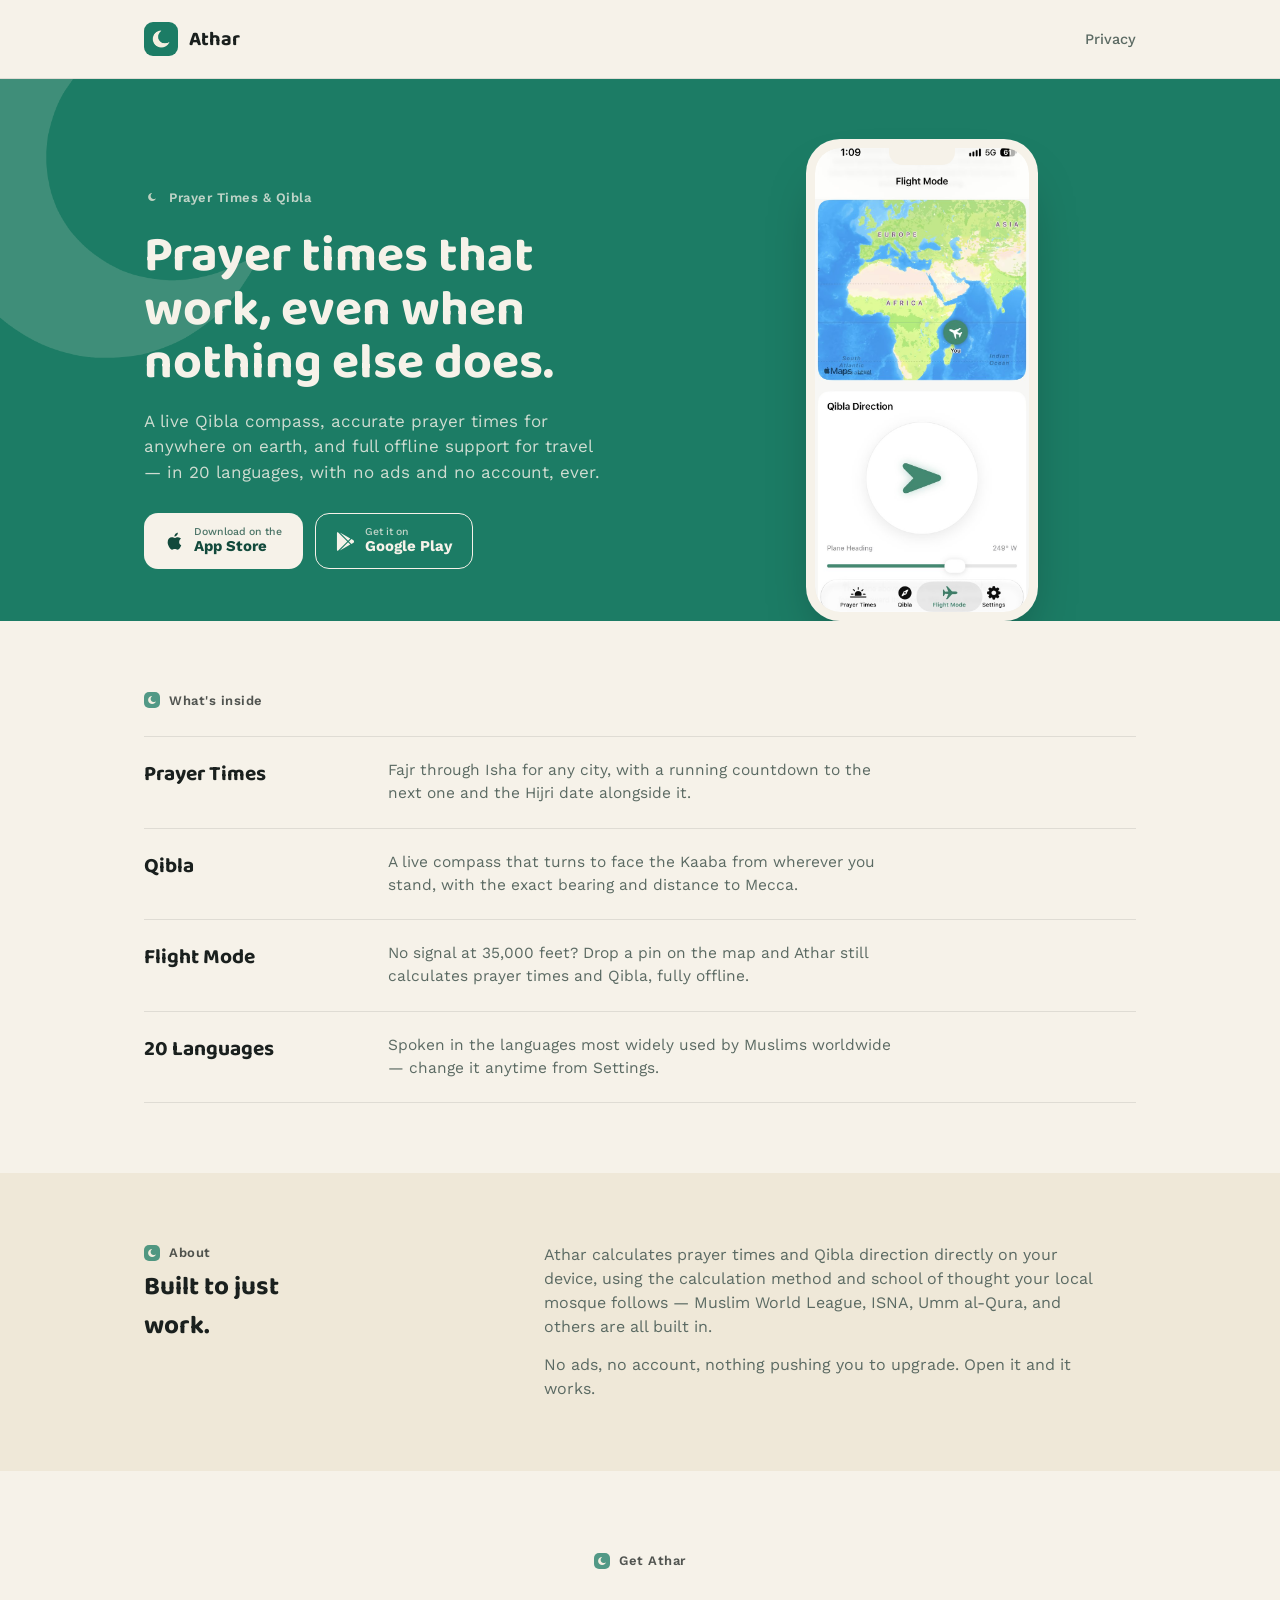
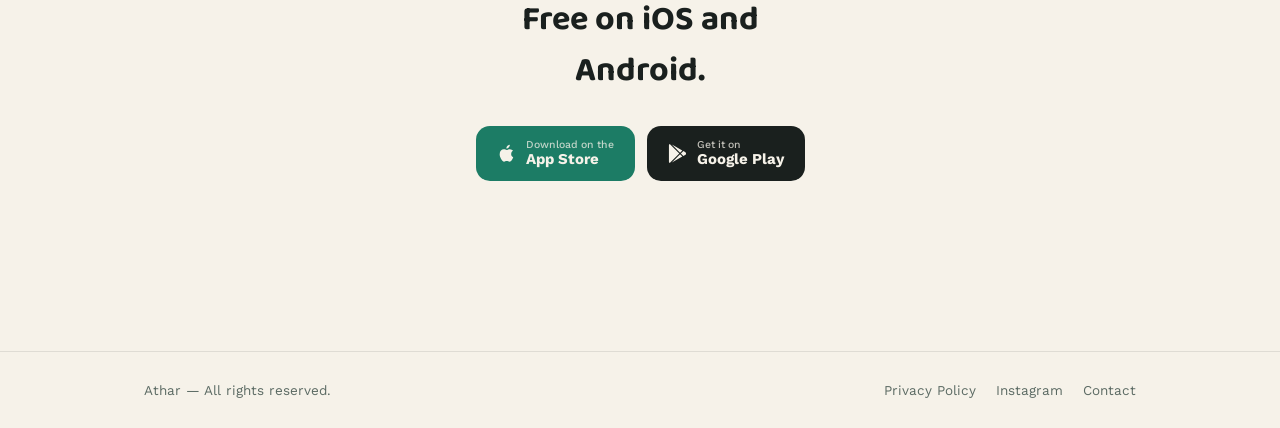
<file: index.html>
<!doctype html>
<html lang="en">
<head>
<meta charset="utf-8">
<title>Athar — Prayer Times & Qibla</title>
<meta name="description" content="Accurate prayer times, a live Qibla compass, and full offline support for travel. No ads, no account, ever.">
<meta name="viewport" content="width=device-width, initial-scale=1, viewport-fit=cover">
<link rel="icon" type="image/png" href="assets/favicon.png">
<link rel="apple-touch-icon" href="assets/icon-512.png">
<link rel="stylesheet" href="assets/style.css">
<style>
  .hero-band {
    background: var(--green);
    color: var(--on-green);
    overflow: hidden;
    position: relative;
  }
  .hero-band .wrap {
    position: relative;
    padding-block: 60px 0;
    display: grid;
    grid-template-columns: 1.1fr 0.9fr;
    gap: 40px;
    align-items: end;
  }
  .hero-band .label { color: var(--on-green); }
  .hero-band h1 {
    color: var(--on-green);
    font-size: clamp(32px, 4.4vw, 50px);
    line-height: 1.07;
    margin-top: 18px;
    max-width: 14ch;
  }
  .hero-band p.lede {
    font-size: 17px;
    color: var(--on-green);
    opacity: 0.82;
    max-width: 42ch;
    margin: 18px 0 28px;
  }
  .hero-band .btn-row { margin-bottom: 52px; }
  .hero-band .store-btn.primary { background: var(--on-green); color: var(--green-deep); }

  .hero-crescent-big {
    position: absolute;
    width: 640px;
    height: 640px;
    border-radius: 50%;
    opacity: 0.16;
    left: -220px;
    top: -200px;
    pointer-events: none;
  }

  .hero-art { display: flex; justify-content: center; }
  .phone {
    position: relative;
    width: 232px;
    border-radius: 34px;
    background: var(--cream);
    padding: 9px;
    box-shadow: 0 30px 60px -25px rgba(0,0,0,0.45);
  }
  .phone::before {
    content: '';
    position: absolute;
    top: 9px; left: 50%;
    transform: translateX(-50%);
    width: 66px; height: 17px;
    background: var(--cream);
    border-radius: 0 0 13px 13px;
    z-index: 2;
  }
  .phone .screen {
    position: relative;
    border-radius: 25px;
    overflow: hidden;
    aspect-ratio: 9 / 19.5;
    background: var(--cream-deep);
  }
  .phone .screen img {
    position: absolute;
    top: -3%; left: 0;
    width: 100%; height: 106%;
    object-fit: cover;
  }

  /* ---------- Feature row (no cards, no borders -- a flowing list) ---------- */
  .features {
    padding-block: 70px;
  }
  .features .label { margin-bottom: 26px; }
  .feature-list {
    list-style: none;
    margin: 0; padding: 0;
    display: flex;
    flex-direction: column;
  }
  .feature-list li {
    display: grid;
    grid-template-columns: 220px 1fr;
    gap: 24px;
    padding-block: 22px;
    border-top: 1px solid var(--line);
  }
  .feature-list li:last-child { border-bottom: 1px solid var(--line); }
  .feature-list h3 {
    font-size: 21px;
  }
  .feature-list p {
    margin: 0;
    font-size: 15.5px;
    color: var(--ink-soft);
    max-width: 52ch;
    align-self: center;
  }

  /* ---------- About -- a contained, properly centered two-column block ---------- */
  .about-band {
    background: var(--cream-deep);
    padding-block: 70px;
  }
  .about-grid {
    display: grid;
    grid-template-columns: 0.75fr 1.25fr;
    gap: 44px;
  }
  .about-grid h2 {
    font-size: 26px;
    max-width: 11ch;
  }
  .about-grid .copy p {
    font-size: 16px;
    color: var(--ink-soft);
    max-width: 56ch;
    margin: 0;
  }
  .about-grid .copy p + p { margin-top: 14px; }

  /* ---------- Closing CTA -- plain, not a second green block ---------- */
  .closing {
    padding-block: 80px;
    text-align: center;
  }
  .closing h2 {
    font-size: clamp(26px, 3.4vw, 34px);
    max-width: 18ch;
    margin: 18px auto 30px;
  }
  .closing .btn-row { justify-content: center; }
  .closing .label { justify-content: center; }

  @media (max-width: 860px) {
    .hero-band .wrap { grid-template-columns: 1fr; padding-block: 44px 0; }
    .hero-art { order: -1; }
    .hero-crescent-big { display: none; }
    .feature-list li { grid-template-columns: 1fr; gap: 6px; }
    .about-grid { grid-template-columns: 1fr; }
  }
</style>
</head>
<body>

<header class="site-header">
  <div class="wrap">
    <a class="brand" href="index.html">
      <img src="assets/icon.png" alt="">
      <span>Athar</span>
    </a>
    <nav>
      <a href="privacy.html">Privacy</a>
    </nav>
  </div>
</header>

<section class="hero-band">
  <img class="hero-crescent-big" src="assets/icon.png" alt="" aria-hidden="true">
  <div class="wrap">
    <div>
      <span class="label">
        <img class="label-icon" src="assets/icon.png" alt="">
        Prayer Times &amp; Qibla
      </span>
      <h1>Prayer times that work, even when nothing else does.</h1>
      <p class="lede">A live Qibla compass, accurate prayer times for anywhere on earth, and full offline support for travel — in 20 languages, with no ads and no account, ever.</p>
      <div class="btn-row">
        <a class="store-btn primary" href="https://apps.apple.com/app/athar-prayer-times-qibla/id6814040263">
          <svg viewBox="0 0 384 512" fill="currentColor"><path d="M318.7 268.7c-.2-36.7 16.4-64.4 50-84.8-18.8-26.9-47.2-41.7-84.7-44.6-35.5-2.8-74.3 20.7-88.5 20.7-15 0-49.4-19.7-76.4-19.7C63.3 141 8 184.8 8 273.5c0 25.5 4.7 51.9 14 79.1 12.4 36.7 57.2 126.7 103.9 125.2 24.5-.6 41.8-17.4 73.7-17.4 31 0 47 17.4 74.3 17.4 47.1-.7 87.6-82.9 99.4-119.7-63.2-29.8-54.6-87.3-54.6-89.4zM256.8 88.7c26.6-31.6 24.2-60.4 23.4-70.7-23.5 1.4-50.7 16.1-66.4 34.2-17.3 19.4-27.5 43.4-25.3 70.1 25.2 2 48.1-10.5 68.3-33.6z"/></svg>
          <span class="labels"><small>Download on the</small><strong>App Store</strong></span>
        </a>
        <a class="store-btn outline" href="https://play.google.com/store/apps/details?id=com.naderyoussef.athar">
          <svg viewBox="0 0 512 512" fill="currentColor"><path d="M325.3 234.3L104.6 13l280.8 161.2-60.1 60.1zM47 0C34 6.8 25.3 19.2 25.3 35.3v441.3c0 16.1 8.7 28.5 21.7 35.3l256.6-256L47 0zm425.2 225.6l-58.9-34.1-65.7 64.5 65.7 64.5 60-34.1c17.8-11.1 17.8-45.7-1.1-56.8zM104.6 499l280.8-161.2-60.1-60.1L104.6 499z"/></svg>
          <span class="labels"><small>Get it on</small><strong>Google Play</strong></span>
        </a>
      </div>
    </div>
    <div class="hero-art">
      <div class="phone">
        <div class="screen">
          <img src="assets/flight-mode.jpg" alt="Athar's Flight Mode screen, showing an offline map and live Qibla direction">
        </div>
      </div>
    </div>
  </div>
</section>

<section class="features">
  <div class="wrap">
    <span class="label">
      <img class="label-icon" src="assets/icon.png" alt="">
      What's inside
    </span>
    <ul class="feature-list">
      <li>
        <h3>Prayer Times</h3>
        <p>Fajr through Isha for any city, with a running countdown to the next one and the Hijri date alongside it.</p>
      </li>
      <li>
        <h3>Qibla</h3>
        <p>A live compass that turns to face the Kaaba from wherever you stand, with the exact bearing and distance to Mecca.</p>
      </li>
      <li>
        <h3>Flight Mode</h3>
        <p>No signal at 35,000 feet? Drop a pin on the map and Athar still calculates prayer times and Qibla, fully offline.</p>
      </li>
      <li>
        <h3>20 Languages</h3>
        <p>Spoken in the languages most widely used by Muslims worldwide — change it anytime from Settings.</p>
      </li>
    </ul>
  </div>
</section>

<section class="about-band">
  <div class="wrap about-grid">
    <div>
      <span class="label">
        <img class="label-icon" src="assets/icon.png" alt="">
        About
      </span>
      <h2>Built to just work.</h2>
    </div>
    <div class="copy">
      <p>Athar calculates prayer times and Qibla direction directly on your device, using the calculation method and school of thought your local mosque follows — Muslim World League, ISNA, Umm al-Qura, and others are all built in.</p>
      <p>No ads, no account, nothing pushing you to upgrade. Open it and it works.</p>
    </div>
  </div>
</section>

<section class="closing">
  <div class="wrap">
    <span class="label">
      <img class="label-icon" src="assets/icon.png" alt="">
      Get Athar
    </span>
    <h2>Free on iOS and Android.</h2>
    <div class="btn-row">
      <a class="store-btn primary" href="https://apps.apple.com/app/athar-prayer-times-qibla/id6814040263">
        <svg viewBox="0 0 384 512" fill="currentColor"><path d="M318.7 268.7c-.2-36.7 16.4-64.4 50-84.8-18.8-26.9-47.2-41.7-84.7-44.6-35.5-2.8-74.3 20.7-88.5 20.7-15 0-49.4-19.7-76.4-19.7C63.3 141 8 184.8 8 273.5c0 25.5 4.7 51.9 14 79.1 12.4 36.7 57.2 126.7 103.9 125.2 24.5-.6 41.8-17.4 73.7-17.4 31 0 47 17.4 74.3 17.4 47.1-.7 87.6-82.9 99.4-119.7-63.2-29.8-54.6-87.3-54.6-89.4zM256.8 88.7c26.6-31.6 24.2-60.4 23.4-70.7-23.5 1.4-50.7 16.1-66.4 34.2-17.3 19.4-27.5 43.4-25.3 70.1 25.2 2 48.1-10.5 68.3-33.6z"/></svg>
        <span class="labels"><small>Download on the</small><strong>App Store</strong></span>
      </a>
      <a class="store-btn" href="https://play.google.com/store/apps/details?id=com.naderyoussef.athar">
        <svg viewBox="0 0 512 512" fill="currentColor"><path d="M325.3 234.3L104.6 13l280.8 161.2-60.1 60.1zM47 0C34 6.8 25.3 19.2 25.3 35.3v441.3c0 16.1 8.7 28.5 21.7 35.3l256.6-256L47 0zm425.2 225.6l-58.9-34.1-65.7 64.5 65.7 64.5 60-34.1c17.8-11.1 17.8-45.7-1.1-56.8zM104.6 499l280.8-161.2-60.1-60.1L104.6 499z"/></svg>
        <span class="labels"><small>Get it on</small><strong>Google Play</strong></span>
      </a>
    </div>
  </div>
</section>

<footer class="site-footer">
  <div class="wrap">
    <span>Athar — All rights reserved.</span>
    <div class="footer-links">
      <a href="privacy.html">Privacy Policy</a>
      <a href="https://instagram.com/theatharapp" target="_blank" rel="noopener">Instagram</a>
      <a href="mailto:info@theatharapp.com">Contact</a>
    </div>
  </div>
</footer>

</body>
</html>
</file>
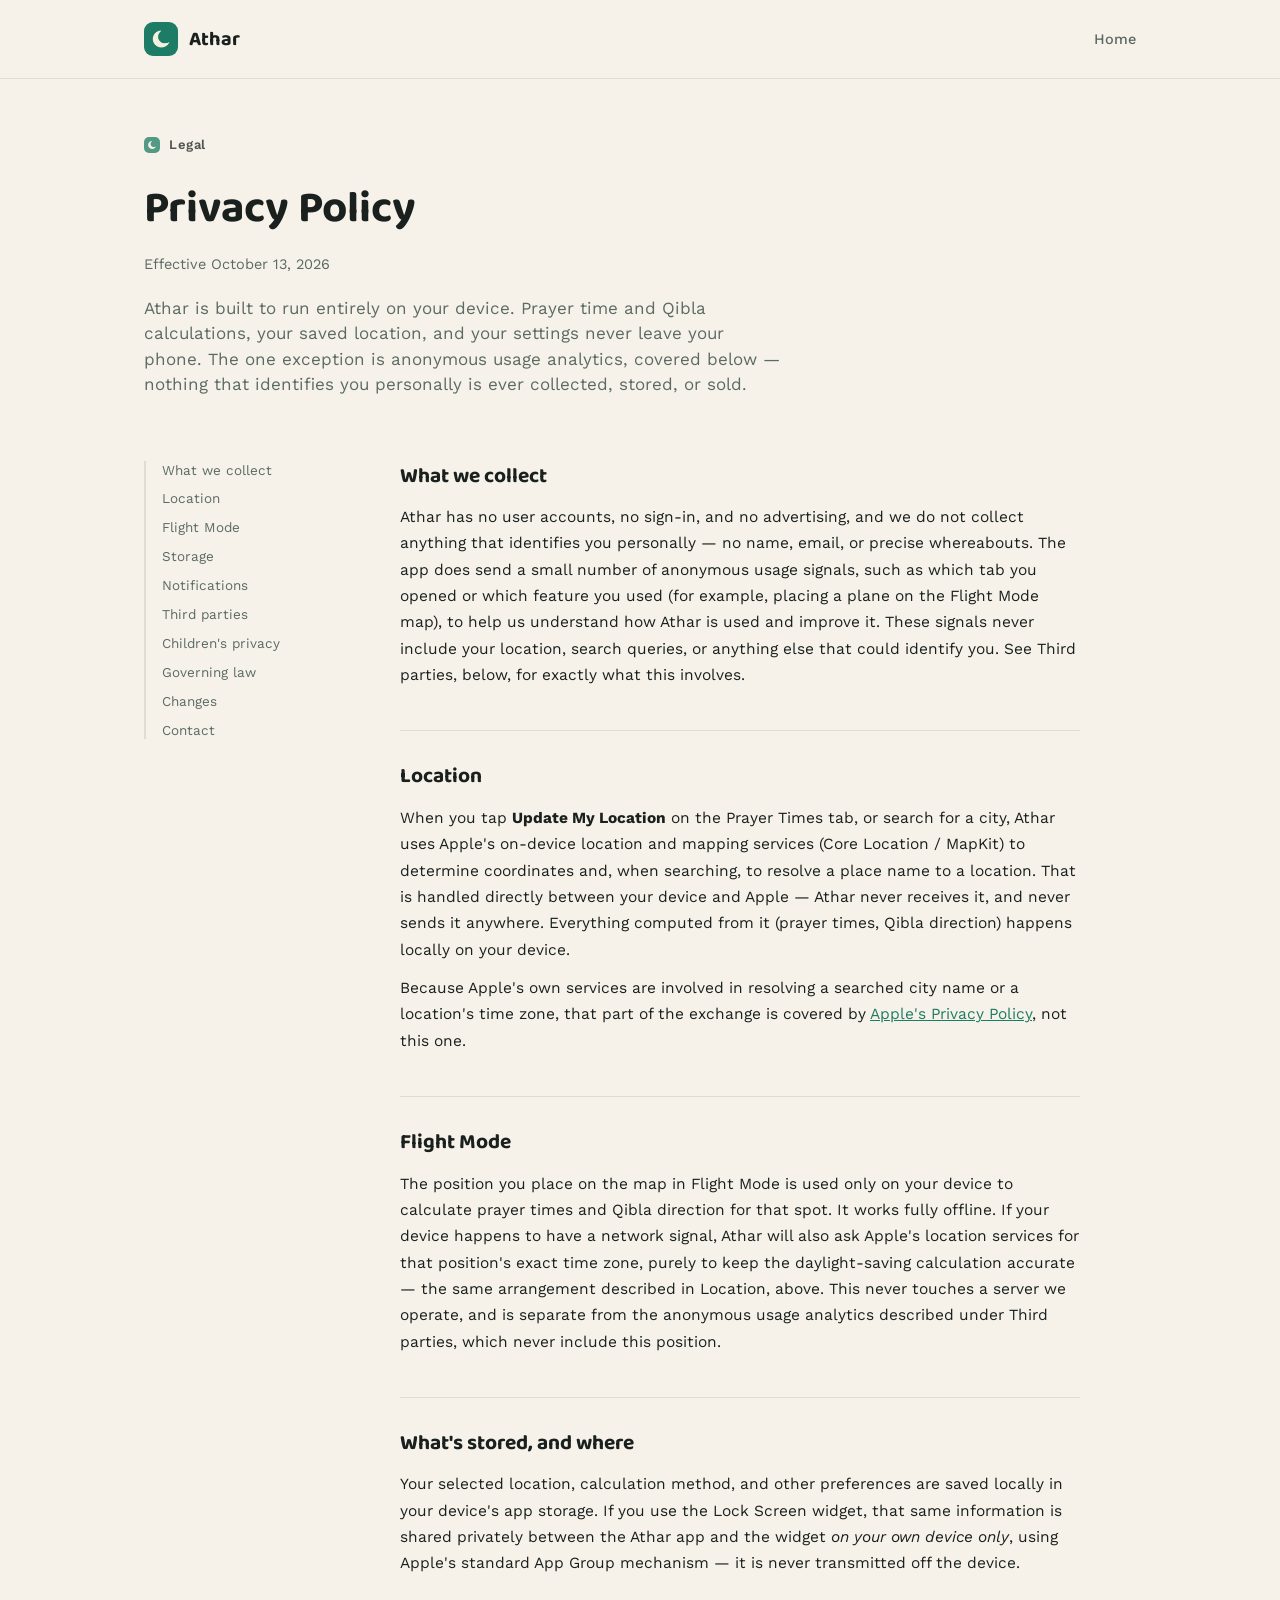
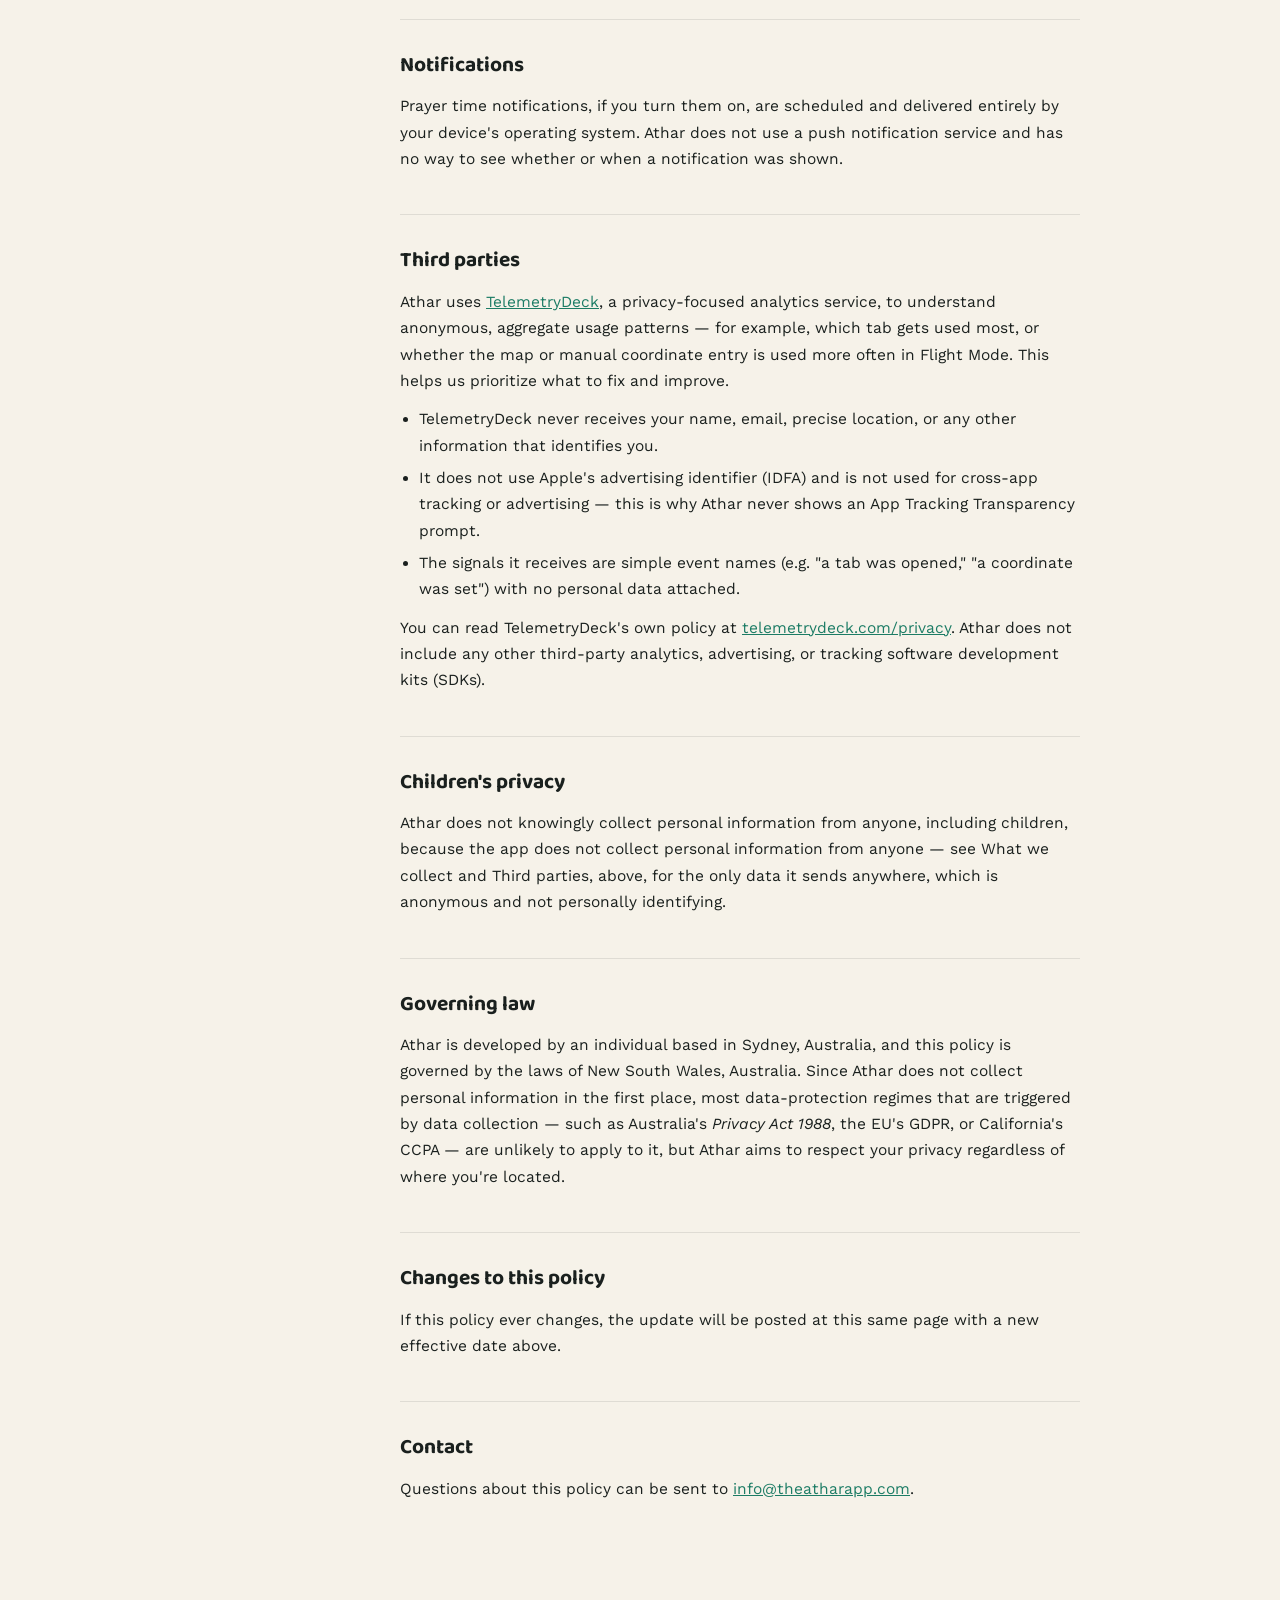
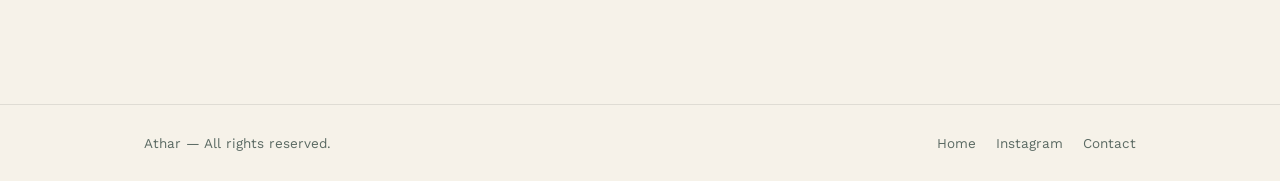
<file: privacy.html>
<!doctype html>
<html lang="en">
<head>
<meta charset="utf-8">
<title>Privacy Policy — Athar</title>
<meta name="viewport" content="width=device-width, initial-scale=1, viewport-fit=cover">
<link rel="icon" type="image/png" href="assets/favicon.png">
<link rel="apple-touch-icon" href="assets/icon-512.png">
<link rel="stylesheet" href="assets/style.css">
<style>
  .policy-head {
    padding-block: 56px 36px;
  }
  .policy-head h1 {
    font-size: clamp(30px, 4vw, 44px);
    margin-top: 16px;
    max-width: 16ch;
  }
  .policy-head .updated {
    color: var(--ink-soft);
    font-size: 14.5px;
    margin-top: 12px;
  }
  .policy-head .lede {
    font-size: 17px;
    color: var(--ink-soft);
    max-width: 58ch;
    margin-top: 20px;
  }

  .policy-layout {
    display: grid;
    grid-template-columns: 200px 1fr;
    gap: 56px;
    padding-block: 10px 70px;
    align-items: start;
  }

  .toc {
    position: sticky;
    top: 28px;
    display: flex;
    flex-direction: column;
    gap: 10px;
    border-left: 2px solid var(--line);
    padding-left: 16px;
  }
  .toc a {
    color: var(--ink-soft);
    text-decoration: none;
    font-size: 13.5px;
    line-height: 1.4;
  }
  .toc a:hover { color: var(--green); }

  .policy-body { max-width: 68ch; }
  .policy-section { padding-block: 30px; border-top: 1px solid var(--line); scroll-margin-top: 24px; }
  .policy-section:first-child { border-top: none; padding-top: 0; }
  .policy-section h2 {
    font-size: 21px;
    margin-bottom: 12px;
  }
  .policy-section p {
    font-size: 15.5px;
    line-height: 1.7;
    color: var(--ink);
    margin: 0 0 12px;
  }
  .policy-section ul {
    padding-left: 1.2em;
    margin: 0 0 12px;
  }
  .policy-section li {
    font-size: 15.5px;
    line-height: 1.7;
    margin-bottom: 6px;
  }

  @media (max-width: 760px) {
    .policy-layout { grid-template-columns: 1fr; }
    .toc { position: static; border-left: none; padding-left: 0; flex-direction: row; flex-wrap: wrap; gap: 14px; }
  }
</style>
</head>
<body>

<header class="site-header">
  <div class="wrap">
    <a class="brand" href="index.html">
      <img src="assets/icon.png" alt="">
      <span>Athar</span>
    </a>
    <nav>
      <a href="index.html">Home</a>
    </nav>
  </div>
</header>

<div class="wrap">
  <div class="policy-head">
    <span class="label">
      <img class="label-icon" src="assets/icon.png" alt="">
      Legal
    </span>
    <h1>Privacy Policy</h1>
    <p class="updated">Effective October 13, 2026</p>
    <p class="lede">Athar is built to run entirely on your device. Prayer time and Qibla calculations, your saved location, and your settings never leave your phone. The one exception is anonymous usage analytics, covered below — nothing that identifies you personally is ever collected, stored, or sold.</p>
  </div>

  <div class="policy-layout">
    <nav class="toc" aria-label="Sections">
      <a href="#collect">What we collect</a>
      <a href="#location">Location</a>
      <a href="#flight-mode">Flight Mode</a>
      <a href="#storage">Storage</a>
      <a href="#notifications">Notifications</a>
      <a href="#third-parties">Third parties</a>
      <a href="#children">Children's privacy</a>
      <a href="#law">Governing law</a>
      <a href="#changes">Changes</a>
      <a href="#contact">Contact</a>
    </nav>

    <div class="policy-body">

      <section class="policy-section" id="collect">
        <h2>What we collect</h2>
        <p>Athar has no user accounts, no sign-in, and no advertising, and we do not collect anything that identifies you personally — no name, email, or precise whereabouts. The app does send a small number of anonymous usage signals, such as which tab you opened or which feature you used (for example, placing a plane on the Flight Mode map), to help us understand how Athar is used and improve it. These signals never include your location, search queries, or anything else that could identify you. See Third parties, below, for exactly what this involves.</p>
      </section>

      <section class="policy-section" id="location">
        <h2>Location</h2>
        <p>When you tap <strong>Update My Location</strong> on the Prayer Times tab, or search for a city, Athar uses Apple's on-device location and mapping services (Core Location / MapKit) to determine coordinates and, when searching, to resolve a place name to a location. That is handled directly between your device and Apple — Athar never receives it, and never sends it anywhere. Everything computed from it (prayer times, Qibla direction) happens locally on your device.</p>
        <p>Because Apple's own services are involved in resolving a searched city name or a location's time zone, that part of the exchange is covered by <a href="https://www.apple.com/legal/privacy/" target="_blank" rel="noopener">Apple's Privacy Policy</a>, not this one.</p>
      </section>

      <section class="policy-section" id="flight-mode">
        <h2>Flight Mode</h2>
        <p>The position you place on the map in Flight Mode is used only on your device to calculate prayer times and Qibla direction for that spot. It works fully offline. If your device happens to have a network signal, Athar will also ask Apple's location services for that position's exact time zone, purely to keep the daylight-saving calculation accurate — the same arrangement described in Location, above. This never touches a server we operate, and is separate from the anonymous usage analytics described under Third parties, which never include this position.</p>
      </section>

      <section class="policy-section" id="storage">
        <h2>What's stored, and where</h2>
        <p>Your selected location, calculation method, and other preferences are saved locally in your device's app storage. If you use the Lock Screen widget, that same information is shared privately between the Athar app and the widget <em>on your own device only</em>, using Apple's standard App Group mechanism — it is never transmitted off the device.</p>
      </section>

      <section class="policy-section" id="notifications">
        <h2>Notifications</h2>
        <p>Prayer time notifications, if you turn them on, are scheduled and delivered entirely by your device's operating system. Athar does not use a push notification service and has no way to see whether or when a notification was shown.</p>
      </section>

      <section class="policy-section" id="third-parties">
        <h2>Third parties</h2>
        <p>Athar uses <a href="https://telemetrydeck.com" target="_blank" rel="noopener">TelemetryDeck</a>, a privacy-focused analytics service, to understand anonymous, aggregate usage patterns — for example, which tab gets used most, or whether the map or manual coordinate entry is used more often in Flight Mode. This helps us prioritize what to fix and improve.</p>
        <ul>
          <li>TelemetryDeck never receives your name, email, precise location, or any other information that identifies you.</li>
          <li>It does not use Apple's advertising identifier (IDFA) and is not used for cross-app tracking or advertising — this is why Athar never shows an App Tracking Transparency prompt.</li>
          <li>The signals it receives are simple event names (e.g. "a tab was opened," "a coordinate was set") with no personal data attached.</li>
        </ul>
        <p>You can read TelemetryDeck's own policy at <a href="https://telemetrydeck.com/privacy" target="_blank" rel="noopener">telemetrydeck.com/privacy</a>. Athar does not include any other third-party analytics, advertising, or tracking software development kits (SDKs).</p>
      </section>

      <section class="policy-section" id="children">
        <h2>Children's privacy</h2>
        <p>Athar does not knowingly collect personal information from anyone, including children, because the app does not collect personal information from anyone — see What we collect and Third parties, above, for the only data it sends anywhere, which is anonymous and not personally identifying.</p>
      </section>

      <section class="policy-section" id="law">
        <h2>Governing law</h2>
        <p>Athar is developed by an individual based in Sydney, Australia, and this policy is governed by the laws of New South Wales, Australia. Since Athar does not collect personal information in the first place, most data-protection regimes that are triggered by data collection — such as Australia's <em>Privacy Act 1988</em>, the EU's GDPR, or California's CCPA — are unlikely to apply to it, but Athar aims to respect your privacy regardless of where you're located.</p>
      </section>

      <section class="policy-section" id="changes">
        <h2>Changes to this policy</h2>
        <p>If this policy ever changes, the update will be posted at this same page with a new effective date above.</p>
      </section>

      <section class="policy-section" id="contact">
        <h2>Contact</h2>
        <p>Questions about this policy can be sent to <a href="mailto:info@theatharapp.com">info@theatharapp.com</a>.</p>
      </section>

    </div>
  </div>
</div>

<footer class="site-footer">
  <div class="wrap">
    <span>Athar — All rights reserved.</span>
    <div class="footer-links">
      <a href="index.html">Home</a>
      <a href="https://instagram.com/theatharapp" target="_blank" rel="noopener">Instagram</a>
      <a href="mailto:info@theatharapp.com">Contact</a>
    </div>
  </div>
</footer>

</body>
</html>
</file>
<file: assets/style.css>
/* Athar — shared site styles
   Brand colors pulled directly from the app's own asset catalog
   (Athar/Resources/Assets.xcassets), not invented for the web. */

@import url('https://fonts.googleapis.com/css2?family=Baloo+2:wght@500;600;700;800&family=Work+Sans:wght@400;500;600;700&display=swap');

:root {
  --ink: #1a201e;
  --ink-soft: #5b6a63;
  --cream: #f6f2e9;
  --cream-deep: #efe8d8;
  --card: #ffffff;
  --line: rgba(26, 32, 30, 0.1);
  --green: #1c7c65;
  --green-deep: #124a3c;
  --green-tint: rgba(28, 124, 101, 0.08);
  --on-green: #f6f2e9;
  --shadow: 0 20px 50px -20px rgba(18, 74, 60, 0.35);
  --radius-lg: 28px;
  --radius-md: 18px;
  --radius-sm: 12px;
}

@media (prefers-color-scheme: dark) {
  :root {
    --ink: #eef2f0;
    --ink-soft: #9fb0a8;
    --cream: #121214;
    --cream-deep: #1a1c1a;
    --card: #1c1c1e;
    --line: rgba(238, 242, 240, 0.1);
    --green: #3ac49e;
    --green-deep: #0f3a2f;
    --green-tint: rgba(58, 196, 158, 0.12);
    --on-green: #0c1a16;
    --shadow: 0 20px 50px -20px rgba(0, 0, 0, 0.6);
  }
}

* { box-sizing: border-box; }

html { scroll-behavior: smooth; }

body {
  margin: 0;
  background: var(--cream);
  color: var(--ink);
  font-family: 'Work Sans', -apple-system, BlinkMacSystemFont, 'Segoe UI', sans-serif;
  -webkit-font-smoothing: antialiased;
  line-height: 1.5;
}

h1, h2, h3 {
  font-family: 'Baloo 2', 'Segoe UI', sans-serif;
  font-weight: 700;
  letter-spacing: 0;
  margin: 0;
}

a { color: var(--green); }

.wrap {
  max-width: 1040px;
  margin: 0 auto;
  padding-inline: 24px;
}

/* ---------- Header ---------- */

.site-header {
  padding-block: 22px;
  border-bottom: 1px solid var(--line);
}

.site-header .wrap {
  display: flex;
  align-items: center;
  justify-content: space-between;
}

.brand {
  display: flex;
  align-items: center;
  gap: 11px;
  text-decoration: none;
  color: var(--ink);
}

.brand img {
  width: 34px;
  height: 34px;
  border-radius: 9px;
}

.brand span {
  font-family: 'Baloo 2', 'Segoe UI', sans-serif;
  font-size: 20px;
  font-weight: 700;
}

.site-header nav a {
  color: var(--ink-soft);
  text-decoration: none;
  font-size: 14.5px;
  font-weight: 500;
}

.site-header nav a:hover { color: var(--green); }

/* ---------- Label (crescent mark + word, not a text eyebrow) ---------- */

.label {
  display: inline-flex;
  align-items: center;
  gap: 9px;
  font-size: 13px;
  font-weight: 600;
  letter-spacing: 0.04em;
  color: inherit;
  opacity: 0.75;
}

.label svg { width: 13px; height: 13px; flex-shrink: 0; }

.label-icon {
  width: 16px;
  height: 16px;
  border-radius: 5px;
  flex-shrink: 0;
}

/* ---------- Buttons ---------- */

.btn-row {
  display: flex;
  flex-wrap: wrap;
  gap: 12px;
}

.store-btn {
  display: inline-flex;
  align-items: center;
  gap: 10px;
  padding: 12px 20px;
  border-radius: 14px;
  background: var(--ink);
  color: var(--cream);
  text-decoration: none;
  font-weight: 600;
  font-size: 15px;
  border: 1px solid transparent;
  transition: transform 0.15s ease, opacity 0.15s ease;
}

.store-btn:hover { transform: translateY(-1px); opacity: 0.92; }

.store-btn.primary {
  background: var(--green);
  color: var(--on-green);
}

.store-btn.outline {
  background: transparent;
  border-color: currentColor;
  color: inherit;
}

.store-btn svg { width: 19px; height: 19px; flex-shrink: 0; }

.store-btn .labels { display: flex; flex-direction: column; line-height: 1.15; text-align: left; }
.store-btn .labels small { font-size: 10.5px; font-weight: 500; opacity: 0.75; }
.store-btn .labels strong { font-size: 15px; }

/* ---------- Footer ---------- */

.site-footer {
  border-top: 1px solid var(--line);
  margin-top: 90px;
  padding-block: 28px;
}

.site-footer .wrap {
  display: flex;
  flex-wrap: wrap;
  gap: 10px 24px;
  align-items: center;
  justify-content: space-between;
  color: var(--ink-soft);
  font-size: 13.5px;
}

.site-footer a { color: var(--ink-soft); text-decoration: none; }
.site-footer a:hover { color: var(--green); }

.footer-links { display: flex; gap: 20px; }

@media (max-width: 600px) {
  .site-footer .wrap { flex-direction: column; align-items: flex-start; }
}
</file>
